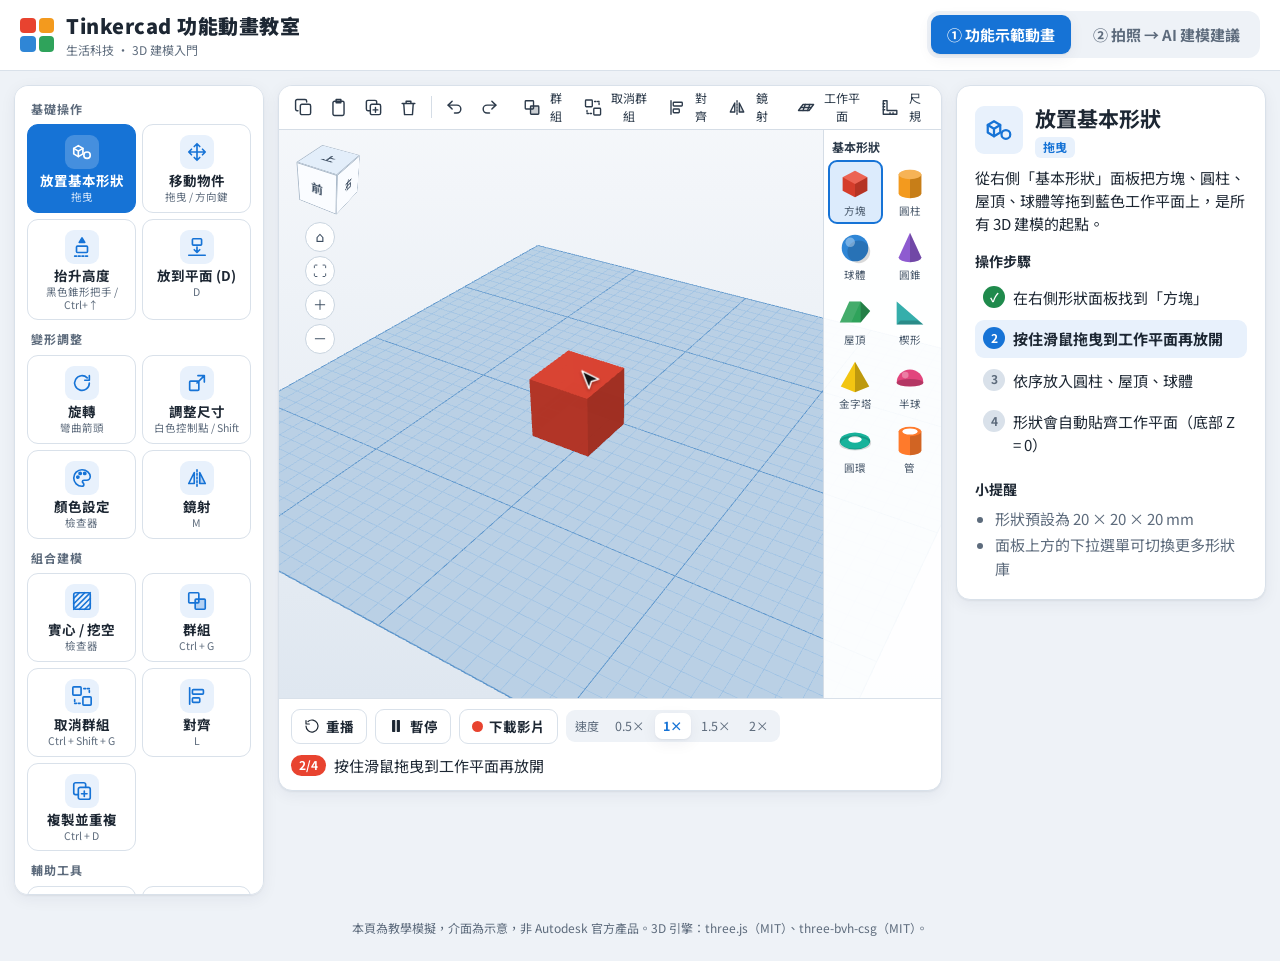
<file: index.html>
<!doctype html>
<html lang="zh-Hant">
<head>
<meta charset="utf-8">
<meta name="viewport" content="width=device-width, initial-scale=1">
<title>Tinkercad 功能動畫教室</title>
<meta name="description" content="生活科技 3D 建模教學：點選 Tinkercad 功能圖示觀看示範動畫，或上傳物品照片由 AI 建議操作並產生建模模擬。">
<link rel="preconnect" href="https://fonts.googleapis.com">
<link href="https://fonts.googleapis.com/css2?family=Noto+Sans+TC:wght@400;500;700;900&display=swap" rel="stylesheet">
<link rel="stylesheet" href="style.css">
<link rel="icon" href="data:image/svg+xml,%3Csvg xmlns='http://www.w3.org/2000/svg' viewBox='0 0 40 40'%3E%3Cpath d='M20 4l14 8v16l-14 8-14-8V12z' fill='%23e8432f'/%3E%3Cpath d='M20 20l14-8v16l-14 8z' fill='%23000' opacity='.25'/%3E%3C/svg%3E">
<script type="importmap">
{ "imports": {
  "three": "./vendor/three.module.js",
  "three-mesh-bvh": "./vendor/three-mesh-bvh.module.js",
  "three-bvh-csg": "./vendor/three-bvh-csg.module.js"
} }
</script>
</head>
<body>
<header class="top">
  <div class="brand">
    <span class="logo"><i></i><i></i><i></i><i></i></span>
    <div><h1>Tinkercad 功能動畫教室</h1><p>生活科技 · 3D 建模入門</p></div>
  </div>
  <nav class="tabs">
    <button class="tab on" data-tab="demo">① 功能示範動畫</button>
    <button class="tab" data-tab="ai">② 拍照 → AI 建模建議</button>
  </nav>
</header>

<main id="page-demo" class="page">
  <aside class="side" id="feature-list" aria-label="功能列表"></aside>
  <section class="player" id="player-demo">
    <div class="stage-area"></div>
    <div class="controls">
      <button data-c="replay"></button>
      <button data-c="pause"></button>
      <button data-c="rec" title="從頭重播並錄成影片下載"></button>
      <div class="speed"><span>速度</span><button data-speed="0.5">0.5×</button><button data-speed="1" class="on">1×</button><button data-speed="1.5">1.5×</button><button data-speed="2">2×</button></div>
      <div class="caption"></div>
    </div>
  </section>
  <aside class="info" id="info"></aside>
</main>

<main id="page-ai" class="page locked" hidden>
  <aside class="side ai-form">
    <section class="card lock-card" id="lock-card">
      <h3>🔒 AI 建模建議需要密碼</h3>
      <p class="hint">請向老師索取密碼。解鎖後即可上傳照片，由 AI 分析（不需輸入 API 金鑰）。</p>
      <form id="lock-form" autocomplete="on">
        <input type="text" name="username" value="Tinkercad 教室" autocomplete="username" hidden>
        <span class="keyrow"><input id="ai-pw" type="password" placeholder="輸入密碼" autocomplete="current-password" spellcheck="false" required><button id="toggle-pw" type="button" title="顯示/隱藏">👁</button></span>
        <label class="chk"><input type="checkbox" id="remember-pw"> 記住這台裝置（下次免輸入；公用電腦請勿勾選）</label>
        <button class="primary" id="btn-unlock" type="submit">解鎖</button>
      </form>
      <div id="lock-msg" class="status"></div>
    </section>
    <section class="card" id="dropzone">
      <h3>1. 上傳同一物品的照片 <small>1~3 張，不同角度更準確</small></h3>
      <input type="file" id="file-in" accept="image/*" multiple hidden>
      <div class="thumbs" id="thumbs"></div>
      <textarea id="note" rows="2" placeholder="（選填）補充說明，例如：這是筆筒，高約 10 公分"></textarea>
    </section>
    <section class="card">
      <h3>2. AI 設定</h3>
      <label class="fld">模型
        <input id="model" list="models" placeholder="gpt-5-mini">
        <datalist id="models"><option value="gpt-5-mini"><option value="gpt-5"><option value="gpt-4.1"><option value="gpt-4.1-mini"><option value="gpt-4o"><option value="gpt-4o-mini"></datalist>
      </label>
      <p class="hint">建議 <b>gpt-5-mini</b>（立體方向判斷較準，約 30~90 秒）；gpt-4o-mini 較快較便宜，但常把橫躺的零件做成直立。</p>
      <label class="chk"><input type="checkbox" id="refine" checked> AI 自我檢查：把 3D 預覽圖給 AI 比對照片後修正（較準確，多一次呼叫）</label>
      <div class="unlocked-bar"><span id="unlock-who">🔓 已解鎖</span><button id="btn-lock" type="button">鎖定</button></div>
    </section>
    <button id="btn-analyze" class="primary" disabled>✦ 分析照片並產生建模動畫</button>
    <div id="ai-status" class="status"></div>
    <section class="card samples-card">
      <h3>不需密碼：先看範例</h3>
      <div id="samples" class="samples"></div>
    </section>
    <section class="card samples-card" hidden>
      <h3>最近的分析結果 <small>存在這台電腦的瀏覽器，不需重新呼叫 AI</small></h3>
      <div id="history" class="samples"></div>
    </section>
    <label class="load-json">📂 載入建模資料 JSON<input type="file" id="json-in" accept=".json,application/json" hidden></label>
    <a class="load-json admin-link" href="admin.html">⚙ 管理密碼與金鑰（老師）</a>
  </aside>
  <section class="player" id="player-ai">
    <div class="stage-area"></div>
    <div class="controls">
      <button data-c="replay"></button>
      <button data-c="pause"></button>
      <button data-c="rec" title="從頭重播並錄成影片下載"></button>
      <div class="speed"><span>速度</span><button data-speed="0.5">0.5×</button><button data-speed="1" class="on">1×</button><button data-speed="1.5">1.5×</button><button data-speed="2">2×</button></div>
      <div class="caption">上傳照片後按「分析」，或點左下角的範例。</div>
    </div>
  </section>
  <aside class="info">
    <div id="ai-empty" class="empty">
      <h2>AI 建模建議</h2>
      <p>AI 會辨識照片中的物品，把它拆解成 Tinkercad 的基本形狀，並告訴你：</p>
      <ul class="tips"><li>需要用到哪些操作功能、為什麼</li><li>每個零件的形狀、尺寸、位置</li><li>依序操作的建模步驟</li></ul>
      <p>中間的視窗會自動播放整個建模過程的模擬動畫。</p>
    </div>
    <div id="ai-result" hidden></div>
  </aside>
</main>

<footer class="foot">本頁為教學模擬，介面為示意，非 Autodesk 官方產品。3D 引擎：three.js（MIT）、three-bvh-csg（MIT）。</footer>
<script type="module" src="js/main.js"></script>
</body>
</html>
</file>
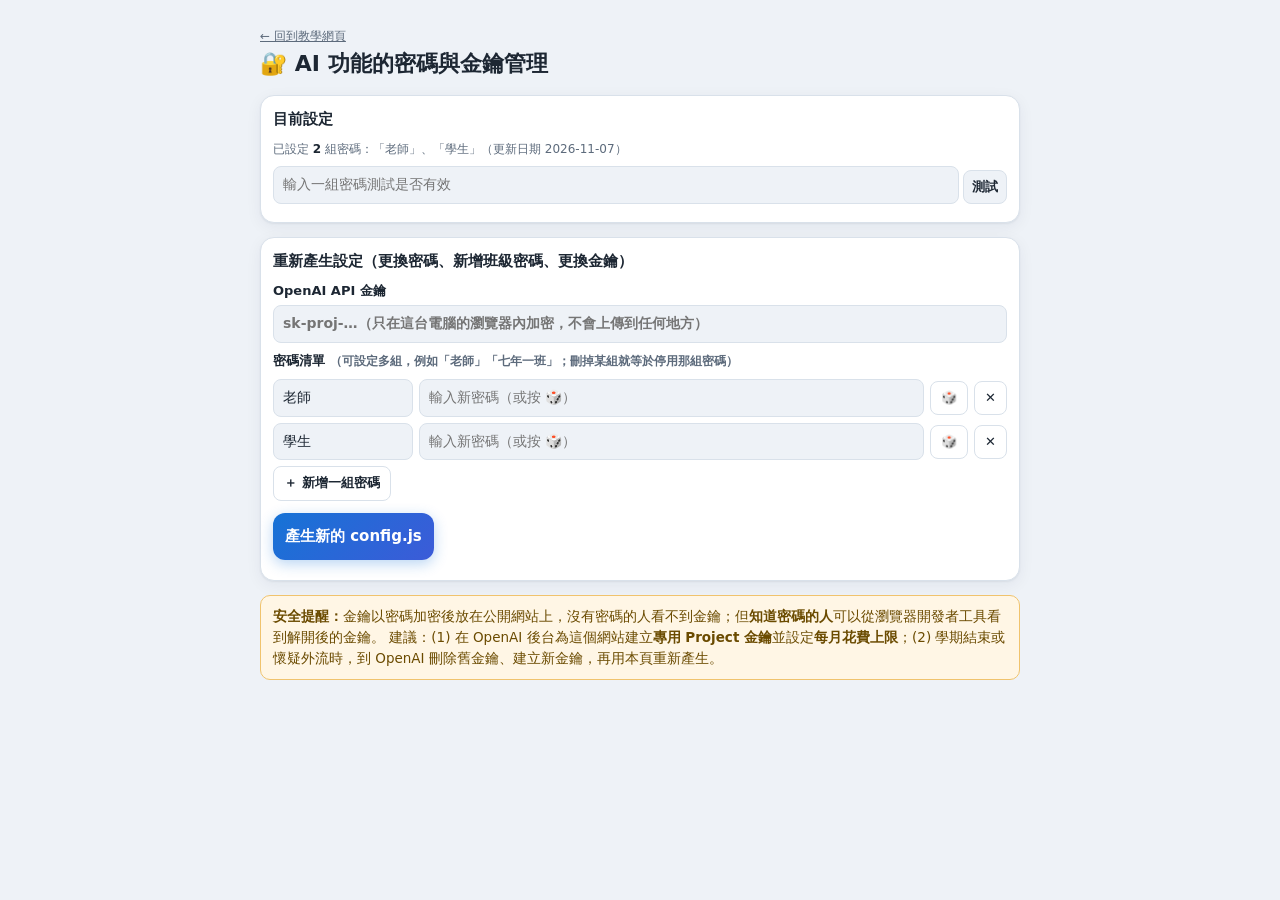
<file: admin.html>
<!doctype html>
<html lang="zh-Hant">
<head>
<meta charset="utf-8">
<meta name="viewport" content="width=device-width, initial-scale=1">
<meta name="robots" content="noindex">
<title>密碼與金鑰管理</title>
<link rel="stylesheet" href="style.css">
<style>
  body { padding: 0 16px; }
  .wrap { max-width: 760px; margin: 24px auto 48px; display: flex; flex-direction: column; gap: 14px; }
  h1 { font-size: 22px; margin: 0; }
  .card h3 { font-size: 15px; }
  input[type=text], input[type=password] { width: 100%; font: inherit; font-size: 14px; color: var(--ink); background: var(--bg); border: 1px solid var(--line); border-radius: 8px; padding: 7px 9px; }
  .row { display: grid; grid-template-columns: 140px 1fr auto auto; gap: 6px; margin-bottom: 6px; align-items: center; }
  .row button, .btn { border: 1px solid var(--line); background: var(--panel); border-radius: 8px; padding: 6px 10px; font-size: 13px; font-weight: 700; white-space: nowrap; }
  .btn:hover, .row button:hover { border-color: var(--brand); color: var(--brand); }
  ol { margin: 6px 0 0; padding-left: 20px; } li { margin: 4px 0; }
  pre { background: var(--bg); border: 1px solid var(--line); border-radius: 8px; padding: 10px; font-size: 11.5px; max-height: 220px; overflow: auto; white-space: pre-wrap; word-break: break-all; }
  .acts { display: flex; gap: 8px; flex-wrap: wrap; }
  .warn { background: #fff6e5; border: 1px solid #f0c36d; color: #6b4b00; border-radius: 10px; padding: 10px 12px; font-size: 13.5px; }
  @media (prefers-color-scheme: dark) { .warn { background: #3a2f17; color: #f3dca5; border-color: #7a5d1d; } }
  @media (max-width: 560px) { .row { grid-template-columns: 1fr 1fr; } }
</style>
</head>
<body>
<div class="wrap">
  <div><a href="./#ai" class="hint">← 回到教學網頁</a><h1>🔐 AI 功能的密碼與金鑰管理</h1></div>

  <section class="card">
    <h3>目前設定</h3>
    <p class="hint" id="cur">讀取中…</p>
    <div class="keyrow" style="margin-top:8px"><input id="test-pw" type="password" placeholder="輸入一組密碼測試是否有效"><button class="btn" id="btn-test">測試</button></div>
    <div id="test-msg" class="status" style="margin-top:6px"></div>
  </section>

  <section class="card">
    <h3>重新產生設定（更換密碼、新增班級密碼、更換金鑰）</h3>
    <label class="fld">OpenAI API 金鑰
      <input id="api" type="password" placeholder="sk-proj-…（只在這台電腦的瀏覽器內加密，不會上傳到任何地方）" autocomplete="off" spellcheck="false">
    </label>
    <div class="fld">密碼清單 <span class="hint">（可設定多組，例如「老師」「七年一班」；刪掉某組就等於停用那組密碼）</span></div>
    <div id="rows"></div>
    <div class="acts"><button class="btn" id="btn-add">＋ 新增一組密碼</button></div>
    <div class="acts" style="margin-top:12px"><button class="primary" id="btn-gen">產生新的 config.js</button></div>
    <div id="gen-msg" class="status" style="margin-top:8px"></div>
  </section>

  <section class="card" id="out" hidden>
    <h3>新的 config.js（只包含加密後的資料）</h3>
    <pre id="code"></pre>
    <div class="acts"><button class="btn" id="btn-dl">⬇ 下載 config.js</button><button class="btn" id="btn-copy">複製內容</button></div>
    <h3 style="margin-top:14px">上傳到 GitHub 生效</h3>
    <ol>
      <li>開啟 <a id="gh-up" href="https://github.com/sohofly/tinkercad-tutorial/upload/main" target="_blank" rel="noopener">GitHub 上傳頁面</a></li>
      <li>把剛下載的 <b>config.js</b> 拖進去（會覆蓋舊檔），按「Commit changes」</li>
      <li>約 1 分鐘後網站更新；舊密碼立即失效（已勾選「記住這台裝置」的電腦也會被要求重新輸入）</li>
    </ol>
  </section>

  <div class="warn">
    <b>安全提醒：</b>金鑰以密碼加密後放在公開網站上，沒有密碼的人看不到金鑰；但<b>知道密碼的人</b>可以從瀏覽器開發者工具看到解開後的金鑰。
    建議：(1) 在 OpenAI 後台為這個網站建立<b>專用 Project 金鑰</b>並設定<b>每月花費上限</b>；(2) 學期結束或懷疑外流時，到 OpenAI 刪除舊金鑰、建立新金鑰，再用本頁重新產生。
  </div>
</div>
<script type="module">
import { loadConfig, unlock, makeLock, configText, randomPassword } from './js/vault.js';
const $ = s => document.querySelector(s);
const esc = t => String(t).replace(/[&<>"]/g, c => ({ '&': '&amp;', '<': '&lt;', '>': '&gt;', '"': '&quot;' }[c]));
const cfg = await loadConfig();
$('#cur').innerHTML = cfg.locks.length
  ? `已設定 <b>${cfg.locks.length}</b> 組密碼：${cfg.locks.map(l => '「' + esc(l.label || '未命名') + '」').join('、')}（更新日期 ${esc(cfg.updated || '—')}）`
  : '尚未設定任何密碼，AI 功能目前無法使用。';
$('#btn-test').onclick = async () => {
  const m = $('#test-msg'); m.className = 'status busy'; m.textContent = '驗證中…';
  const r = await unlock($('#test-pw').value);
  m.className = 'status ' + (r ? 'ok' : 'err');
  m.textContent = r ? `✓ 有效（${r.label}），金鑰結尾 …${r.apiKey.slice(-4)}` : '✗ 這組密碼無效';
};
function addRow(label = '', pw = randomPassword()) {
  const d = document.createElement('div'); d.className = 'row';
  d.innerHTML = `<input type="text" class="lb" placeholder="名稱，例如 老師" value="${esc(label)}"><input type="text" class="pw" value="${esc(pw)}" spellcheck="false"><button type="button" class="rnd" title="隨機產生">🎲</button><button type="button" class="rm" title="刪除">✕</button>`;
  d.querySelector('.rnd').onclick = () => { d.querySelector('.pw').value = randomPassword(); };
  d.querySelector('.rm').onclick = () => d.remove();
  $('#rows').appendChild(d);
}
(cfg.locks.length ? cfg.locks.map(l => l.label) : ['老師']).forEach(l => addRow(l, ''));
$('#rows').querySelectorAll('.pw').forEach(i => { i.placeholder = '輸入新密碼（或按 🎲）'; });
$('#btn-add').onclick = () => addRow('', randomPassword());
let text = '';
$('#btn-gen').onclick = async () => {
  const m = $('#gen-msg'), key = $('#api').value.trim();
  const rows = [...document.querySelectorAll('#rows .row')].map(r => ({ label: r.querySelector('.lb').value.trim() || '未命名', pw: r.querySelector('.pw').value }));
  if (!/^sk-/.test(key)) { m.className = 'status err'; m.textContent = '請貼上 OpenAI API 金鑰（sk- 開頭）'; return; }
  if (!rows.length) { m.className = 'status err'; m.textContent = '至少需要一組密碼'; return; }
  const short = rows.find(r => r.pw.length < 8);
  if (short) { m.className = 'status err'; m.textContent = `「${short.label}」的密碼太短（至少 8 個字元，建議按 🎲 產生）`; return; }
  m.className = 'status busy'; m.textContent = '加密中…';
  const locks = []; for (const r of rows) locks.push(await makeLock(key, r.pw, r.label));
  text = configText(locks);
  $('#code').textContent = text; $('#out').hidden = false;
  m.className = 'status ok'; m.innerHTML = '完成！請記下密碼：' + rows.map(r => `<br>・${esc(r.label)}：<b>${esc(r.pw)}</b>`).join('');
  $('#api').value = '';
};
$('#btn-dl').onclick = () => { const a = document.createElement('a'); a.href = URL.createObjectURL(new Blob([text], { type: 'text/javascript' })); a.download = 'config.js'; a.click(); };
$('#btn-copy').onclick = async () => { try { await navigator.clipboard.writeText(text); $('#btn-copy').textContent = '已複製 ✓'; } catch { /* ignore */ } };
</script>
</body>
</html>
</file>
<file: style.css>
:root {
  --bg: #eef2f7; --panel: #ffffff; --ink: #1d2733; --muted: #5d6b7c; --line: #d9e1ea;
  --brand: #1673d6; --brand-ink: #fff; --accent: #e8432f; --soft: #e8f1fc; --ok: #1f8a4c; --err: #c0392b;
  --vp: #e9eef4; --shadow: 0 1px 2px rgba(20,40,70,.06), 0 4px 16px rgba(20,40,70,.06);
}
@media (prefers-color-scheme: dark) {
  :root:not([data-theme="light"]) { --bg: #12171e; --panel: #1b222c; --ink: #e7edf4; --muted: #9aa8b8; --line: #2c3643; --soft: #1d3047; --shadow: 0 1px 2px rgba(0,0,0,.3); }
}
:root[data-theme="dark"] { --bg: #12171e; --panel: #1b222c; --ink: #e7edf4; --muted: #9aa8b8; --line: #2c3643; --soft: #1d3047; }

* { box-sizing: border-box; }
html, body { margin: 0; }
body { background: var(--bg); color: var(--ink); font-family: 'Noto Sans TC', system-ui, -apple-system, 'Microsoft JhengHei', sans-serif; font-size: 15px; line-height: 1.55; }
button { font: inherit; color: inherit; cursor: pointer; }
svg { display: block; }
[hidden] { display: none !important; }

/* ---------- 頁首 ---------- */
.top { display: flex; align-items: center; justify-content: space-between; gap: 16px; flex-wrap: wrap; padding: 10px 20px; background: var(--panel); border-bottom: 1px solid var(--line); position: sticky; top: 0; z-index: 20; }
.brand { display: flex; align-items: center; gap: 12px; }
.brand h1 { margin: 0; font-size: 20px; font-weight: 900; letter-spacing: .5px; }
.brand p { margin: 0; font-size: 12px; color: var(--muted); }
.logo { display: grid; grid-template-columns: 1fr 1fr; gap: 3px; width: 34px; height: 34px; }
.logo i { border-radius: 4px; }
.logo i:nth-child(1) { background: #e8432f; } .logo i:nth-child(2) { background: #f39a1e; }
.logo i:nth-child(3) { background: #2f86d6; } .logo i:nth-child(4) { background: #2fa35b; }
.tabs { display: flex; gap: 6px; background: var(--bg); padding: 4px; border-radius: 12px; }
.tab { border: 0; background: transparent; padding: 8px 16px; border-radius: 9px; font-weight: 700; color: var(--muted); }
.tab.on { background: var(--brand); color: var(--brand-ink); box-shadow: var(--shadow); }

/* ---------- 版面 ---------- */
.page { display: grid; grid-template-columns: 250px minmax(0, 1fr) 310px; gap: 14px; padding: 14px; max-width: 1680px; margin: 0 auto; align-items: start; }
.side, .info { background: var(--panel); border: 1px solid var(--line); border-radius: 14px; padding: 12px; box-shadow: var(--shadow); }
.info { padding: 16px 18px; position: sticky; top: 74px; max-height: calc(100vh - 90px); overflow: auto; }
.side { position: sticky; top: 74px; max-height: calc(100vh - 90px); overflow: auto; }
.side h3 { font-size: 12px; letter-spacing: 1px; color: var(--muted); margin: 10px 4px 6px; font-weight: 700; }
.side h3:first-child { margin-top: 2px; }
.fgrid { display: grid; grid-template-columns: 1fr 1fr; gap: 6px; }
.feat { display: flex; flex-direction: column; align-items: center; gap: 3px; padding: 10px 4px 8px; border: 1px solid var(--line); border-radius: 11px; background: var(--panel); text-align: center; transition: .15s; }
.feat b { font-size: 13.5px; font-weight: 700; line-height: 1.2; }
.feat small { font-size: 10.5px; color: var(--muted); line-height: 1.2; }
.feat:hover { border-color: var(--brand); transform: translateY(-1px); }
.feat.on { background: var(--brand); border-color: var(--brand); color: #fff; }
.feat.on small { color: #d8e8fb; }
.ficon { width: 34px; height: 34px; display: grid; place-items: center; border-radius: 9px; background: var(--soft); color: var(--brand); flex: none; }
.ficon svg { width: 22px; height: 22px; }
.feat.on .ficon { background: rgba(255,255,255,.2); color: #fff; }
.ficon.big { width: 48px; height: 48px; } .ficon.big svg { width: 30px; height: 30px; }

.info-head, .res-head { display: flex; align-items: center; gap: 12px; margin-bottom: 8px; flex-wrap: wrap; }
.info h2 { margin: 0; font-size: 21px; }
.kbd-badge { display: inline-block; margin-top: 3px; font-size: 12px; padding: 1px 8px; border-radius: 6px; background: var(--soft); color: var(--brand); font-weight: 700; }
.desc { margin: 4px 0 12px; }
.info h4 { margin: 16px 0 6px; font-size: 14px; }
.info h4 small { color: var(--muted); font-weight: 400; }
.steps { padding-left: 0; list-style: none; counter-reset: s; margin: 0; }
.steps li { counter-increment: s; position: relative; padding: 7px 8px 7px 38px; border-radius: 9px; margin-bottom: 4px; transition: .2s; }
.steps li::before { content: counter(s); position: absolute; left: 8px; top: 7px; width: 22px; height: 22px; border-radius: 50%; display: grid; place-items: center; font-size: 12px; font-weight: 700; background: var(--line); color: var(--muted); }
.steps li.on { background: var(--soft); font-weight: 700; }
.steps li.on::before { background: var(--brand); color: #fff; }
.steps li.done::before { background: var(--ok); color: #fff; content: '✓'; }
.tips { padding-left: 20px; margin: 0; color: var(--muted); }
.tips li { margin: 3px 0; }

/* ---------- 播放器 ---------- */
.player { background: var(--panel); border: 1px solid var(--line); border-radius: 14px; overflow: hidden; box-shadow: var(--shadow); }
.stage-area { position: relative; height: min(68vh, 640px); min-height: 420px; background: linear-gradient(#f6f8fb, #dfe7f0); overflow: hidden; user-select: none; }
.gl, .gl canvas { position: absolute; inset: 0; width: 100%; height: 100%; }
.overlay { position: absolute; inset: 0; pointer-events: none; z-index: 10; overflow: hidden; }
.controls { display: flex; align-items: center; gap: 8px; padding: 10px 12px; border-top: 1px solid var(--line); flex-wrap: wrap; }
.controls > button { display: flex; align-items: center; gap: 6px; border: 1px solid var(--line); background: var(--panel); padding: 6px 12px; border-radius: 9px; font-weight: 700; font-size: 13.5px; }
.controls > button svg { width: 16px; height: 16px; }
.controls > button:hover { border-color: var(--brand); color: var(--brand); }
.player.ended [data-c=replay] { background: var(--brand); color: #fff; border-color: var(--brand); }
.speed { display: flex; align-items: center; gap: 2px; font-size: 12px; color: var(--muted); background: var(--bg); padding: 3px; border-radius: 9px; }
.speed span { padding: 0 6px; }
.speed button { border: 0; background: transparent; padding: 3px 8px; border-radius: 7px; font-size: 12.5px; }
.speed button.on { background: var(--panel); color: var(--brand); font-weight: 700; box-shadow: var(--shadow); }
.caption { flex: 1 1 260px; min-height: 28px; font-size: 15px; display: flex; align-items: center; gap: 8px; }
.stepno { flex: none; background: var(--accent); color: #fff; font-size: 12px; font-weight: 700; padding: 1px 8px; border-radius: 20px; }

/* ---------- 仿 Tinkercad 介面（僅示意，不可操作） ---------- */
.stage-area button, .stage-area .tile { pointer-events: none; }
.tc-toolbar { position: absolute; left: 0; right: 0; top: 0; height: 44px; display: flex; align-items: center; gap: 10px; padding: 0 8px; background: rgba(255,255,255,.94); border-bottom: 1px solid #d5dde6; z-index: 3; color: #2c3a4a; }
.tb-group { display: flex; align-items: center; gap: 2px; }
.tb-right { margin-left: auto; }
.tc-toolbar .sep { width: 1px; height: 22px; background: #d5dde6; margin: 0 4px; }
.tc-toolbar button { border: 0; background: transparent; padding: 5px 7px; border-radius: 7px; display: flex; align-items: center; gap: 4px; font-size: 12px; color: #2c3a4a; }
.tc-toolbar button svg { width: 19px; height: 19px; }
.tc-toolbar [data-tb=copy] span, .tc-toolbar [data-tb=paste] span, .tc-toolbar [data-tb=del] span, .tc-toolbar [data-tb=undo] span, .tc-toolbar [data-tb=redo] span, .tc-toolbar [data-tb=duplicate] span { display: none; }
.tc-toolbar button.pressed, .view-btns button.pressed, .inspector button.pressed { background: #1673d6; color: #fff; }
.viewcube { position: absolute; left: 18px; top: 60px; width: 64px; height: 64px; perspective: 260px; z-index: 3; }
.cube { position: absolute; left: 10px; top: 10px; width: 44px; height: 44px; transform-style: preserve-3d; }
.cube .f { position: absolute; inset: 0; display: grid; place-items: center; font-size: 13px; font-weight: 700; color: #3b4c60; background: rgba(250,252,255,.95); border: 1px solid #a9b8c8; backface-visibility: hidden; }
.cube .f-front { transform: translateZ(22px); } .cube .f-back { transform: rotateY(180deg) translateZ(22px); }
.cube .f-right { transform: rotateY(90deg) translateZ(22px); } .cube .f-left { transform: rotateY(-90deg) translateZ(22px); }
.cube .f-top { transform: rotateX(90deg) translateZ(22px); background: #e3eefa; } .cube .f-bottom { transform: rotateX(-90deg) translateZ(22px); }
.cube .f.pressed { background: #1673d6; color: #fff; }
.view-btns { position: absolute; left: 26px; top: 136px; display: flex; flex-direction: column; gap: 4px; z-index: 3; }
.view-btns button { width: 30px; height: 30px; border: 1px solid #c9d4df; background: #fff; border-radius: 50%; font-size: 14px; color: #3b4c60; display: grid; place-items: center; padding: 0; }
.shape-panel { position: absolute; right: 0; top: 44px; bottom: 0; width: 118px; background: rgba(255,255,255,.94); border-left: 1px solid #d5dde6; z-index: 3; padding: 8px 6px; overflow: hidden; }
.sp-title { font-size: 12px; font-weight: 700; color: #2c3a4a; margin: 0 2px 6px; }
.sp-grid { display: grid; grid-template-columns: 1fr 1fr; gap: 4px; }
.tile { display: flex; flex-direction: column; align-items: center; padding: 3px 0; border-radius: 7px; font-size: 10.5px; color: #48586a; transition: .15s; }
.tile svg { width: 38px; height: 38px; }
.tile.hl { background: #dcebfc; outline: 2px solid #1673d6; }
.tile.pressed { transform: scale(.92); }
.inspector { position: absolute; right: 130px; top: 54px; width: 168px; background: #fff; border: 1px solid #cfd8e2; border-radius: 9px; box-shadow: 0 6px 20px rgba(30,50,80,.15); padding: 8px; z-index: 4; opacity: 0; transform: translateY(-6px); transition: .25s; color: #2c3a4a; }
.inspector.show { opacity: 1; transform: none; }
.ins-head { font-size: 12px; font-weight: 700; margin-bottom: 6px; }
.ins-row { display: flex; gap: 4px; }
.ins-row button { flex: 1; display: flex; flex-direction: column; align-items: center; gap: 3px; font-size: 11px; border: 1px solid #d5dde6; background: #fff; border-radius: 7px; padding: 5px 0; color: #2c3a4a; }
.ins-row button.on { border-color: #1673d6; box-shadow: inset 0 0 0 1px #1673d6; }
.ins-color, .ins-hole { width: 26px; height: 18px; border-radius: 4px; border: 1px solid rgba(0,0,0,.15); }
.ins-hole { background: repeating-linear-gradient(45deg, #c9ced6 0 4px, #8f97a3 4px 7px); }
.swatches { display: none; grid-template-columns: repeat(6, 1fr); gap: 4px; margin-top: 8px; }
.inspector.palette .swatches { display: grid; }
.swatches i { aspect-ratio: 1; border-radius: 4px; border: 1px solid rgba(0,0,0,.18); }
.swatches i.pressed { outline: 2px solid #1673d6; outline-offset: 1px; }

/* 游標、標籤、按鍵 */
.fake-cursor { position: absolute; left: 0; top: 0; z-index: 30; will-change: transform; }
.fake-cursor svg { filter: drop-shadow(0 2px 2px rgba(0,0,0,.3)); transition: transform .12s; transform-origin: 3px 2px; }
.fake-cursor.down svg { transform: scale(.86); }
.fake-cursor .ripple { position: absolute; left: -14px; top: -14px; width: 32px; height: 32px; border-radius: 50%; border: 3px solid #1673d6; opacity: 0; }
.fake-cursor.clicking .ripple { animation: rip .45s ease-out; }
@keyframes rip { from { transform: scale(.3); opacity: .9; } to { transform: scale(1.4); opacity: 0; } }
.lbl { position: absolute; left: 0; top: 0; white-space: nowrap; will-change: transform; }
.lbl.dim { background: #fff; color: #111; font: 600 12px/1 ui-monospace, Menlo, Consolas, monospace; padding: 4px 6px; border-radius: 4px; border: 1px solid #333; box-shadow: 0 1px 3px rgba(0,0,0,.2); }
.lbl.dim.ruler { border-color: #1673d6; color: #1673d6; }
.lbl.dim.ang { font-size: 14px; background: #1673d6; color: #fff; border-color: #1673d6; }
.lbl.dim.editing { border: 2px solid #1673d6; min-width: 42px; min-height: 22px; text-align: right; z-index: 5; }
.lbl.dim.editing::after { content: '|'; color: #1673d6; animation: blink .8s steps(1) infinite; margin-left: 1px; }
@keyframes blink { 50% { opacity: 0; } }
.lbl.note { background: #1d2733; color: #fff; font-size: 13px; padding: 4px 10px; border-radius: 20px; font-weight: 700; }
.lbl.note.warn { background: var(--accent); }
.lbl.align-dot { width: 13px; height: 13px; border-radius: 50%; background: #222; border: 2px solid #fff; box-shadow: 0 0 0 1px #222; }
.lbl.align-dot.on { background: #1673d6; transform-origin: center; box-shadow: 0 0 0 4px rgba(22,115,214,.3); }
.lbl.mirror-arrow { font-size: 26px; font-weight: 900; color: #111; background: #fff; border-radius: 50%; width: 38px; height: 38px; display: grid; place-items: center; box-shadow: 0 1px 4px rgba(0,0,0,.25); line-height: 1; }
.lbl.mirror-arrow.on { background: #1673d6; color: #fff; }
.marquee { position: absolute; border: 1.5px dashed #1673d6; background: rgba(22,115,214,.1); }
.key-hint { position: absolute; left: 50%; bottom: 18px; transform: translate(-50%, 10px); display: flex; align-items: center; gap: 6px; opacity: 0; transition: .2s; background: rgba(20,30,45,.82); padding: 8px 12px; border-radius: 12px; }
.key-hint.show { opacity: 1; transform: translate(-50%, 0); }
.key-hint kbd { font: 700 15px/1 'Noto Sans TC', system-ui, sans-serif; color: #1d2733; background: linear-gradient(#fff, #e7ecf2); border: 1px solid #aab6c3; border-bottom-width: 3px; border-radius: 7px; padding: 6px 10px; min-width: 34px; text-align: center; }
.key-hint b { color: #fff; }

/* ---------- AI 頁 ---------- */
.ai-form { display: flex; flex-direction: column; gap: 10px; background: transparent; border: 0; box-shadow: none; padding: 0; }
.card { background: var(--panel); border: 1px solid var(--line); border-radius: 14px; padding: 12px; box-shadow: var(--shadow); }
.card h3 { margin: 0 0 8px; font-size: 14px; color: var(--ink); letter-spacing: 0; }
.card h3 small { font-weight: 400; color: var(--muted); font-size: 12px; display: block; }
#dropzone.drag { outline: 2px dashed var(--brand); outline-offset: -4px; background: var(--soft); }
.thumbs { display: grid; grid-template-columns: repeat(3, 1fr); gap: 6px; margin-bottom: 8px; }
.thumbs figure { margin: 0; position: relative; aspect-ratio: 1; border-radius: 9px; overflow: hidden; border: 1px solid var(--line); }
.thumbs img { width: 100%; height: 100%; object-fit: cover; }
.thumbs figure button { position: absolute; right: 3px; top: 3px; width: 22px; height: 22px; border-radius: 50%; border: 0; background: rgba(0,0,0,.6); color: #fff; line-height: 1; padding: 0; }
.thumbs .add { aspect-ratio: 1; border: 2px dashed var(--line); border-radius: 9px; display: flex; flex-direction: column; align-items: center; justify-content: center; gap: 2px; cursor: pointer; color: var(--brand); font-size: 12px; font-weight: 700; text-align: center; }
.thumbs .add:hover { border-color: var(--brand); background: var(--soft); }
.thumbs .add svg { width: 22px; height: 22px; }
.thumbs .add small { color: var(--muted); font-weight: 400; }
textarea, input[type=password], input[type=text], #model { width: 100%; font: inherit; font-size: 14px; color: var(--ink); background: var(--bg); border: 1px solid var(--line); border-radius: 8px; padding: 7px 9px; }
textarea { resize: vertical; }
.fld { display: block; font-size: 13px; font-weight: 700; margin-bottom: 8px; }
.fld input { margin-top: 4px; font-weight: 400; }
.keyrow { display: flex; gap: 4px; }
.keyrow button { margin-top: 4px; border: 1px solid var(--line); background: var(--bg); border-radius: 8px; padding: 0 8px; }
.chk { display: flex; gap: 6px; align-items: center; font-size: 13px; margin-bottom: 8px; }
.hint { font-size: 12px; color: var(--muted); margin: 0; }
.primary { border: 0; background: linear-gradient(135deg, #1673d6, #3c5bd8); color: #fff; font-weight: 900; font-size: 15px; padding: 12px; border-radius: 12px; box-shadow: 0 4px 14px rgba(22,115,214,.3); }
.primary:disabled { opacity: .45; cursor: not-allowed; box-shadow: none; }
.status { font-size: 13.5px; min-height: 0; }
.status:not(:empty) { padding: 9px 11px; border-radius: 10px; background: var(--panel); border: 1px solid var(--line); }
.status.ok { border-color: var(--ok); color: var(--ok); }
.status.err { border-color: var(--err); color: var(--err); }
.spin { display: inline-block; width: 14px; height: 14px; border: 2px solid var(--line); border-top-color: var(--brand); border-radius: 50%; animation: sp 0.8s linear infinite; vertical-align: -2px; margin-right: 8px; }
@keyframes sp { to { transform: rotate(360deg); } }
.samples { display: flex; flex-wrap: wrap; gap: 6px; }
.samples button { border: 1px solid var(--line); background: var(--bg); padding: 6px 12px; border-radius: 20px; font-size: 13px; font-weight: 700; }
.samples button:hover { border-color: var(--brand); color: var(--brand); }
.empty p { color: var(--muted); }
.empty h2 { margin-top: 0; }
.op-list { display: flex; flex-direction: column; gap: 6px; }
.op { display: flex; align-items: center; gap: 10px; text-align: left; border: 1px solid var(--line); background: var(--panel); border-radius: 10px; padding: 6px 8px; }
.op:hover { border-color: var(--brand); }
.op b { display: block; font-size: 14px; }
.op small { display: block; color: var(--muted); font-size: 12px; line-height: 1.35; }
.op-tag { display: inline-block; font-size: 11px; font-weight: 700; background: var(--soft); color: var(--brand); border-radius: 5px; padding: 0 6px; margin-right: 6px; }
.tbl-wrap { overflow-x: auto; }
table.parts { width: 100%; border-collapse: collapse; font-size: 12.5px; }
.parts th, .parts td { text-align: left; padding: 5px 4px; border-bottom: 1px solid var(--line); white-space: nowrap; }
.parts th { color: var(--muted); font-weight: 700; }
.dot { display: inline-block; width: 10px; height: 10px; border-radius: 3px; margin-right: 5px; vertical-align: -1px; border: 1px solid rgba(0,0,0,.2); }
.dot.hole { background: repeating-linear-gradient(45deg, #c9ced6 0 2px, #8f97a3 2px 4px); }

.foot { text-align: center; font-size: 12px; color: var(--muted); padding: 10px 16px 24px; }

/* ---------- 響應式 ---------- */
@media (max-width: 1180px) {
  .page { grid-template-columns: 220px minmax(0, 1fr); }
  .info { grid-column: 1 / -1; position: static; max-height: none; }
}
@media (max-width: 760px) {
  .top { padding: 8px 16px; position: static; }
  .brand h1 { font-size: 17px; }
  .tabs { width: 100%; } .tab { flex: 1; padding: 8px 6px; font-size: 13px; }
  .page { grid-template-columns: minmax(0, 1fr); padding: 10px 16px; }
  .side { position: static; max-height: none; }
  .fgrid { grid-template-columns: repeat(4, 1fr); }
  .feat small { display: none; }
  .feat b { font-size: 12px; }
  .stage-area { height: 62vh; min-height: 380px; }
  .shape-panel { width: 72px; }
  .sp-grid { grid-template-columns: 1fr; }
  .tile span { display: none; } .tile svg { width: 30px; height: 30px; }
  .inspector { right: 80px; width: 140px; }
  .tc-toolbar button span { display: none; }
  .tc-toolbar { gap: 2px; overflow: hidden; }
  .viewcube { left: 6px; transform: scale(.8); transform-origin: top left; }
  .view-btns { left: 10px; top: 124px; }
}

/* ---------- v2：錄影、下載、提示 ---------- */
.rec-dot { width: 11px; height: 11px; border-radius: 50%; background: #e8432f; display: inline-block; }
.rec-dot.on { animation: blinkdot 1s infinite; }
@keyframes blinkdot { 50% { opacity: .2; } }
.player.recording { outline: 3px solid #e8432f; outline-offset: -1px; }
.player.recording [data-c=rec] { border-color: #e8432f; color: #e8432f; }
#toast { position: fixed; left: 50%; bottom: 24px; transform: translate(-50%, 20px); background: #1d2733; color: #fff; padding: 10px 18px; border-radius: 12px; font-size: 14px; opacity: 0; transition: .25s; z-index: 100; pointer-events: none; max-width: calc(100vw - 32px); box-shadow: 0 6px 24px rgba(0,0,0,.25); }
#toast.show { opacity: 1; transform: translate(-50%, 0); }
.obs { margin: 0 0 12px; background: var(--soft); border-radius: 10px; padding: 8px 12px; font-size: 13.5px; }
.obs summary { cursor: pointer; font-weight: 700; color: var(--brand); }
.obs p { margin: 6px 0 0; }
.dl-row { display: flex; flex-wrap: wrap; gap: 6px; margin-bottom: 4px; }
.dl-row button { border: 1px solid var(--line); background: var(--panel); padding: 6px 10px; border-radius: 9px; font-size: 13px; font-weight: 700; }
.dl-row button:hover { border-color: var(--brand); color: var(--brand); }
.load-json { font-size: 13px; color: var(--muted); cursor: pointer; text-align: center; padding: 4px; }
.load-json:hover { color: var(--brand); }
.hint b { color: var(--ink); }

/* ---------- v3：密碼鎖 ---------- */
#page-ai.locked #dropzone, #page-ai.locked #dropzone + .card, #page-ai.locked #btn-analyze { display: none; }
#page-ai:not(.locked) #lock-card { display: none; }
.lock-card { border: 2px solid var(--brand); }
.lock-card form { display: flex; flex-direction: column; gap: 8px; margin-top: 8px; }
.lock-card .keyrow button { margin-top: 0; }
.lock-card .keyrow input { flex: 1; }
.unlocked-bar { display: flex; align-items: center; justify-content: space-between; gap: 8px; margin-top: 8px; padding-top: 8px; border-top: 1px dashed var(--line); font-size: 13px; color: var(--ok); font-weight: 700; }
.unlocked-bar button { border: 1px solid var(--line); background: var(--bg); border-radius: 8px; padding: 3px 10px; font-size: 12.5px; color: var(--muted); }
.admin-link { text-decoration: none; display: block; }
</file>
